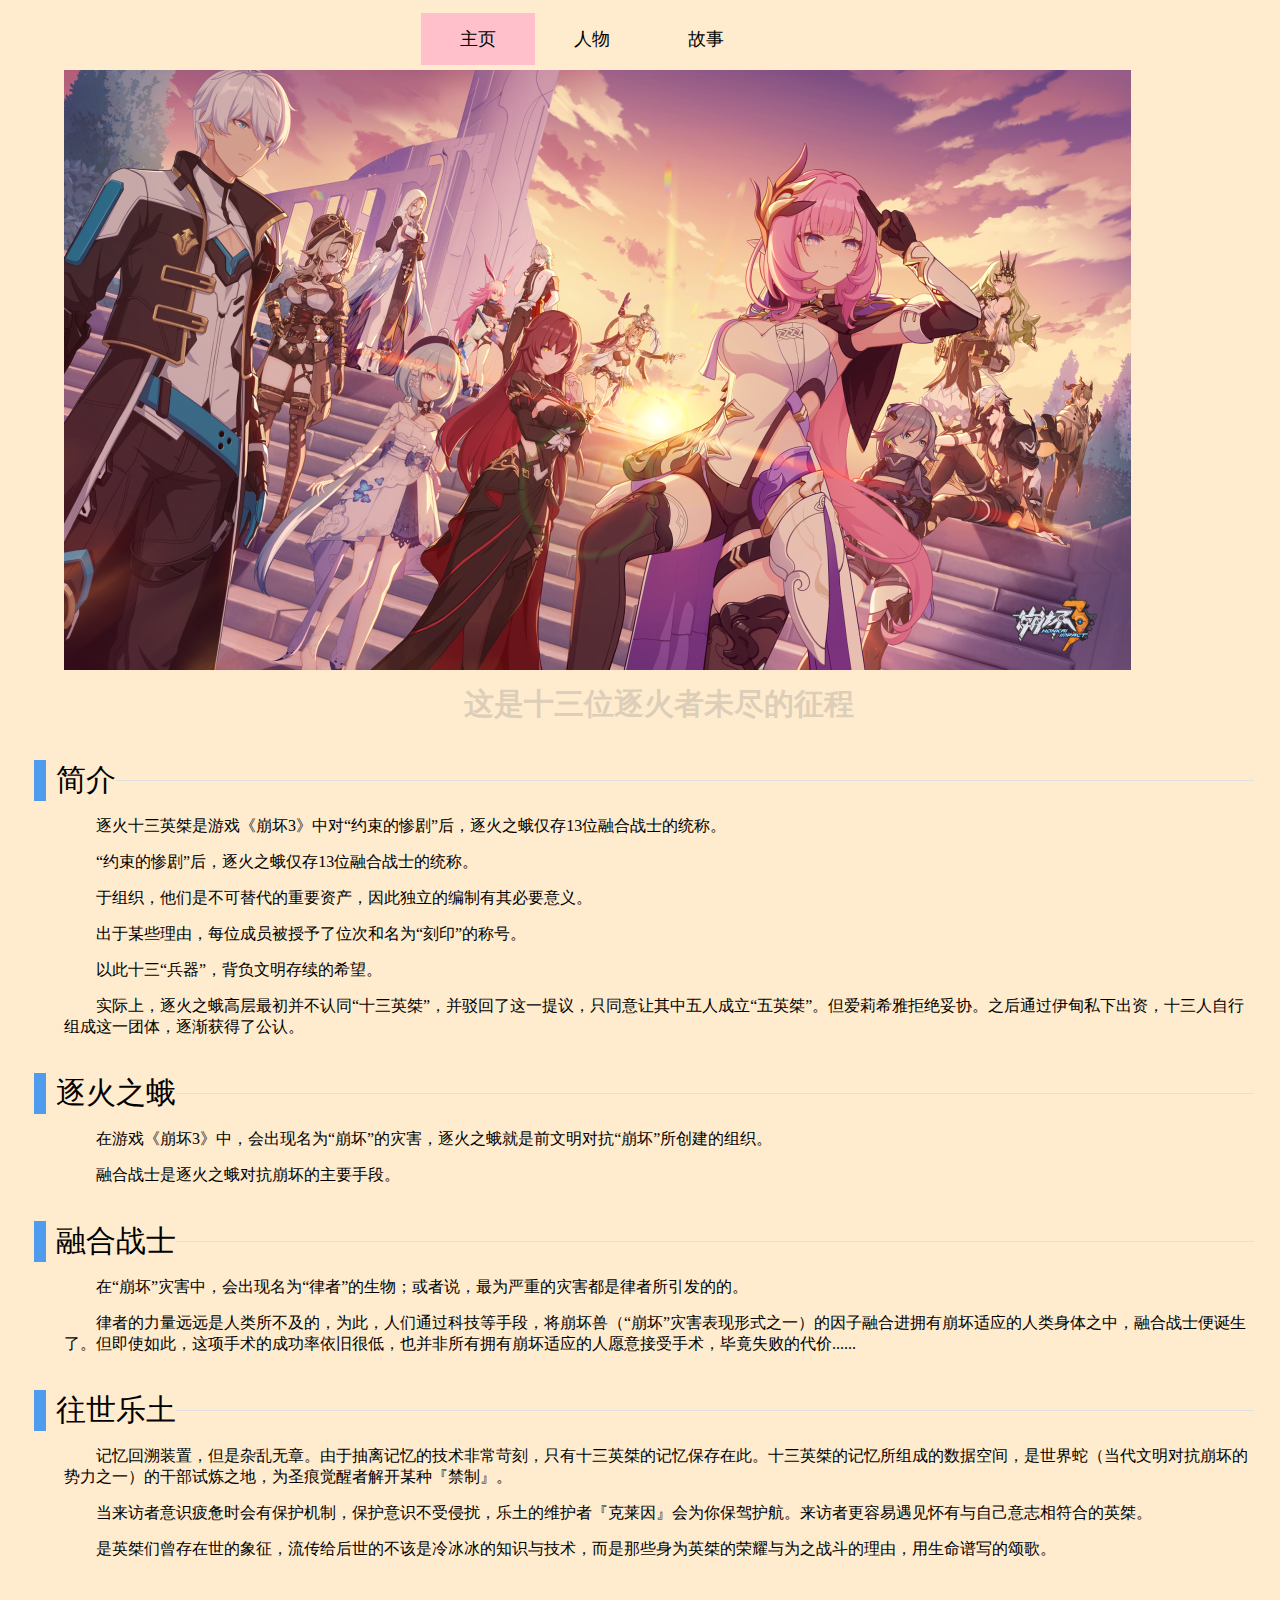
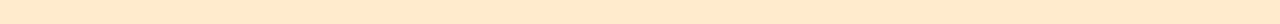
<file: index.html>
<!DOCTYPE html>
<html>
	<head>
		<meta charset="utf-8" />
		<title>逐火十三英桀</title>
		<meta name="viewport" content="width=device-width,initial-scale=1.0">
		<link rel="stylesheet" href="css/love.css">
	</head>
	<style>
	</style>
	<body>
		<div class="all">
			<div class="box">
				<div class="nva">
					<ul>
					  <li><a class="active" href="index.html">主页</a></li>
					  <li><a href="role.html">人物</a></li>
					  <li><a href="story.html">故事</a></li>
					</ul>
				</div>
					
				<div class="homepic">
					<img src="img/十三英桀.png" />
				</div>
				<div class="center">这是十三位逐火者未尽的征程</div>
				<div class="syn">
					<div style="margin-left: 10px; font-size: 30px;">简介</div>
					<div class="line"></div>
				</div>
				<div class="content"><span>逐火十三英桀是游戏《崩坏3》中对“约束的惨剧”后，逐火之蛾仅存13位融合战士的统称。</p></div>
				<div class="content"><span>“约束的惨剧”后，逐火之蛾仅存13位融合战士的统称。</span></div>
				<div class="content"><span>于组织，他们是不可替代的重要资产，因此独立的编制有其必要意义。</span></div>
				<div class="content"><span>出于某些理由，每位成员被授予了位次和名为“刻印”的称号。</span></div>
				<div class="content"><span>以此十三“兵器”，背负文明存续的希望。</span></div>
				<div class="content"><span>实际上，逐火之蛾高层最初并不认同“十三英桀”，并驳回了这一提议，只同意让其中五人成立“五英桀”。但爱莉希雅拒绝妥协。之后通过伊甸私下出资，十三人自行组成这一团体，逐渐获得了公认。</span></div>
				
				<div class="syn">
					<div style="margin-left: 10px; font-size: 30px;">逐火之蛾</div>
					<div class="line"></div>
				</div>
				<div class="content"><span>在游戏《崩坏3》中，会出现名为“崩坏”的灾害，逐火之蛾就是前文明对抗“崩坏”所创建的组织。</span></div>
				<div class="content"><span>融合战士是逐火之蛾对抗崩坏的主要手段。</span></div>
				
				<div class="syn">
					<div style="margin-left: 10px; font-size: 30px;">融合战士</div>
					<div class="line"></div>
				</div>
				<div class="content"><span>在“崩坏”灾害中，会出现名为“律者”的生物；或者说，最为严重的灾害都是律者所引发的的。</span></div>
				<div class="content"><span>律者的力量远远是人类所不及的，为此，人们通过科技等手段，将崩坏兽（“崩坏”灾害表现形式之一）的因子融合进拥有崩坏适应的人类身体之中，融合战士便诞生了。但即使如此，这项手术的成功率依旧很低，也并非所有拥有崩坏适应的人愿意接受手术，毕竟失败的代价......</span></div>
				
				<div class="syn">
					<div style="margin-left: 10px; font-size: 30px;">往世乐土</div>
					<div class="line"></div>
				</div>
				<div class="content"><span>记忆回溯装置，但是杂乱无章。由于抽离记忆的技术非常苛刻，只有十三英桀的记忆保存在此。十三英桀的记忆所组成的数据空间，是世界蛇（当代文明对抗崩坏的势力之一）的干部试炼之地，为圣痕觉醒者解开某种『禁制』。</span></div>
				<div class="content"><span>当来访者意识疲惫时会有保护机制，保护意识不受侵扰，乐土的维护者『克莱因』会为你保驾护航。来访者更容易遇见怀有与自己意志相符合的英桀。</span></div>
				<div class="content"><span>是英桀们曾存在世的象征，流传给后世的不该是冷冰冰的知识与技术，而是那些身为英桀的荣耀与为之战斗的理由，用生命谱写的颂歌。</span></div>
				
				<!-- <div class="syn">
					<div style="margin-left: 10px; font-size: 30px;">永世乐土</div>
					<div class="line"></div>
				</div>
				<div class="content"><span></span></div>
				<div class="content"><span></span></div> -->

				
				
			</div>
		</div>
		
	
	
	</body>
</html>
</file>
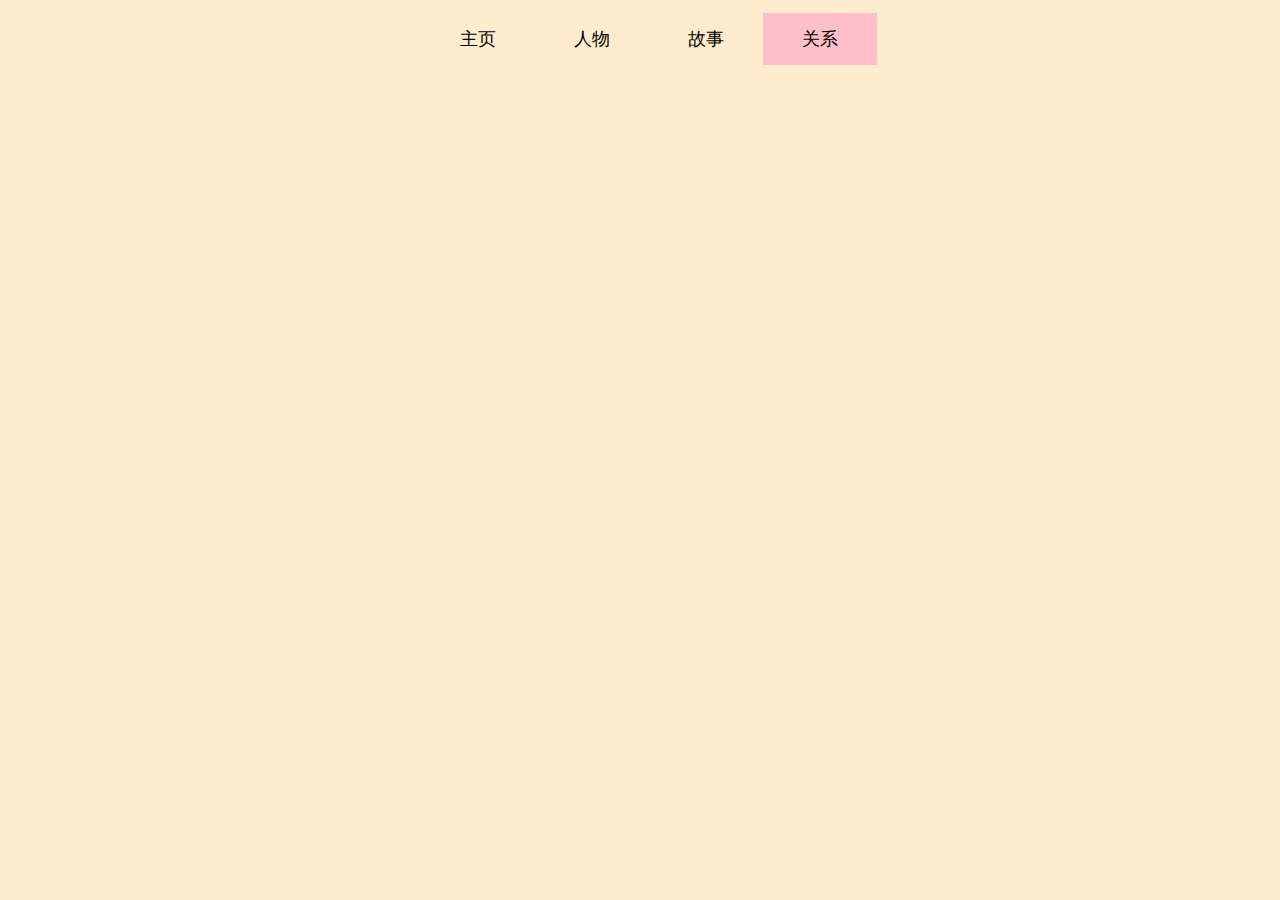
<file: ratio.html>
<!DOCTYPE html>
<html>
	<head>
		<meta charset="utf-8">
		<title>关系网络</title>
		<link rel="stylesheet" href="css/ratio.css"/>
	</head>
	<body>
		<div class="ratio">
			<div class="nva">
				<ul>
				  <li><a href="index.html">主页</a></li>
				  <li><a href="role.html">人物</a></li>
				  <li><a href="story.html">故事</a></li>
				  <li><a class="active" href="ratio.html">关系</a></li>
				</ul>
			</div>
		</div>
	
					
	</body>
</html>
</file>
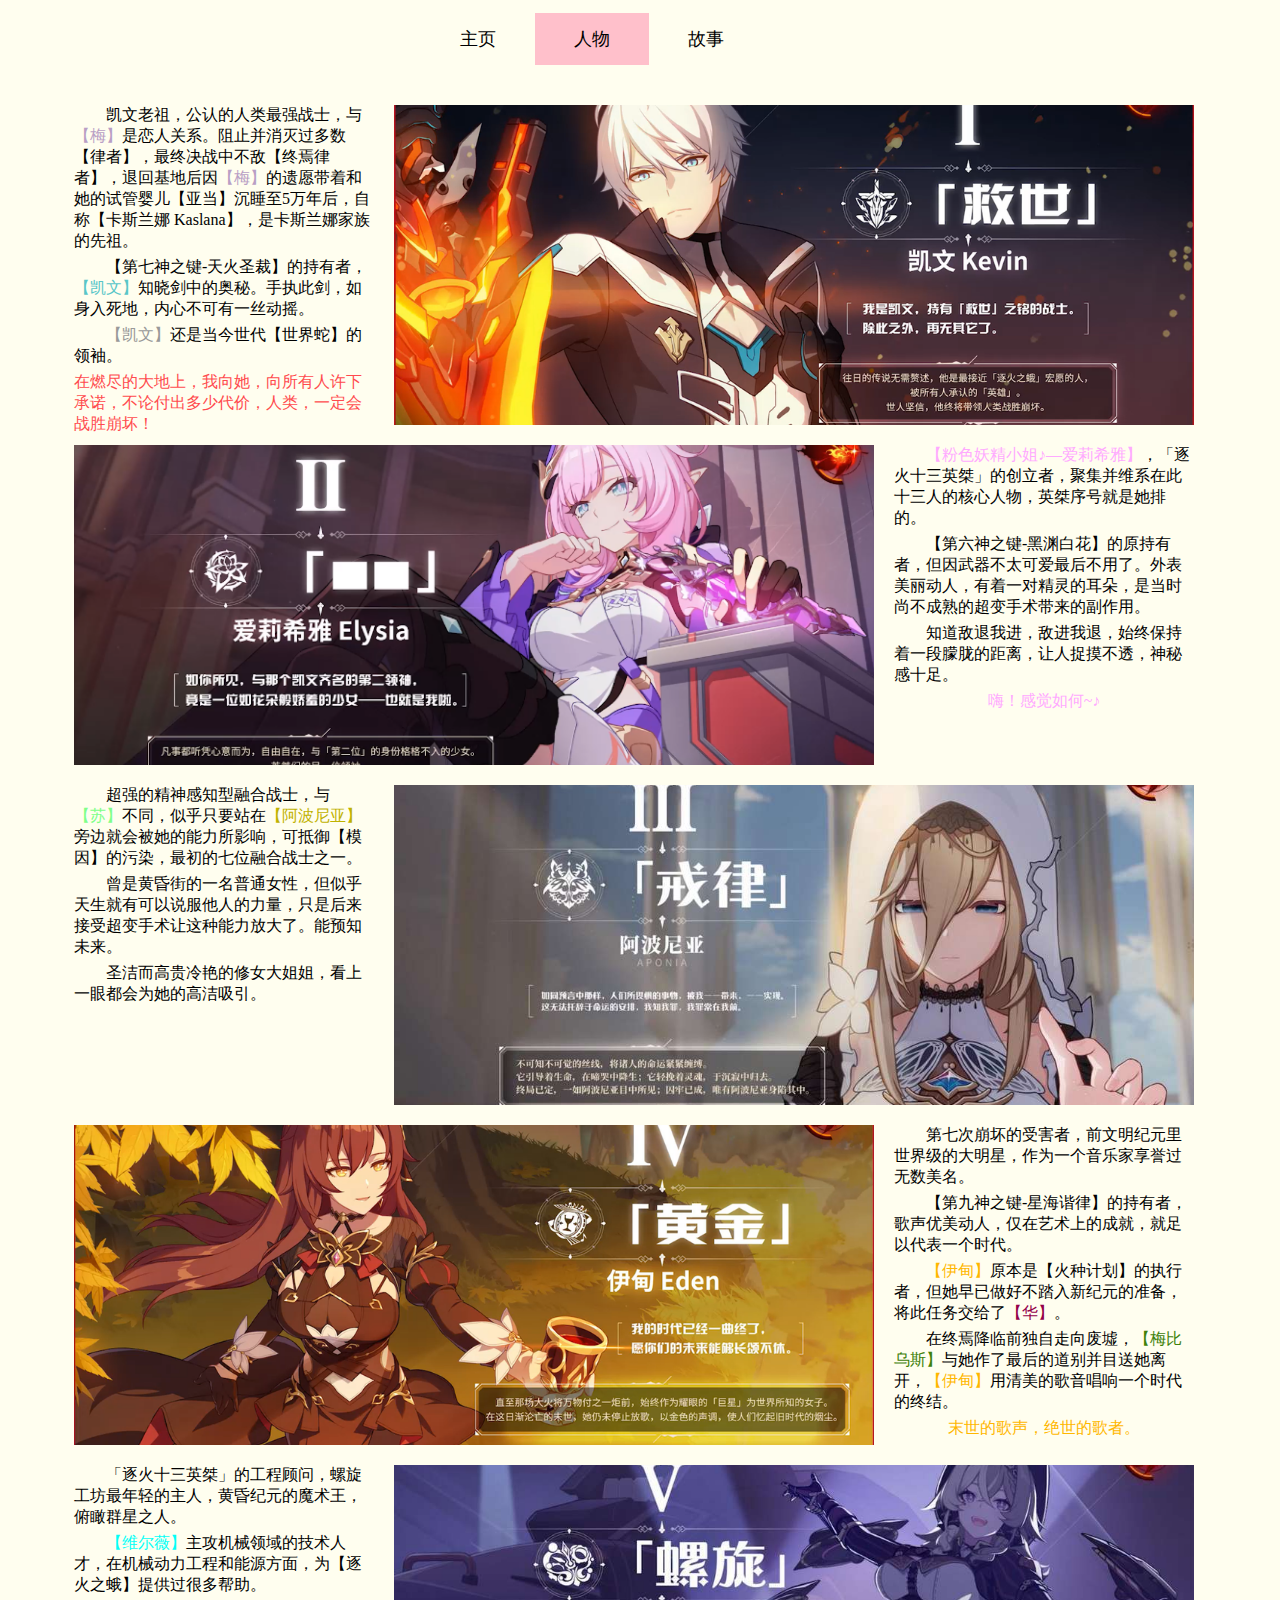
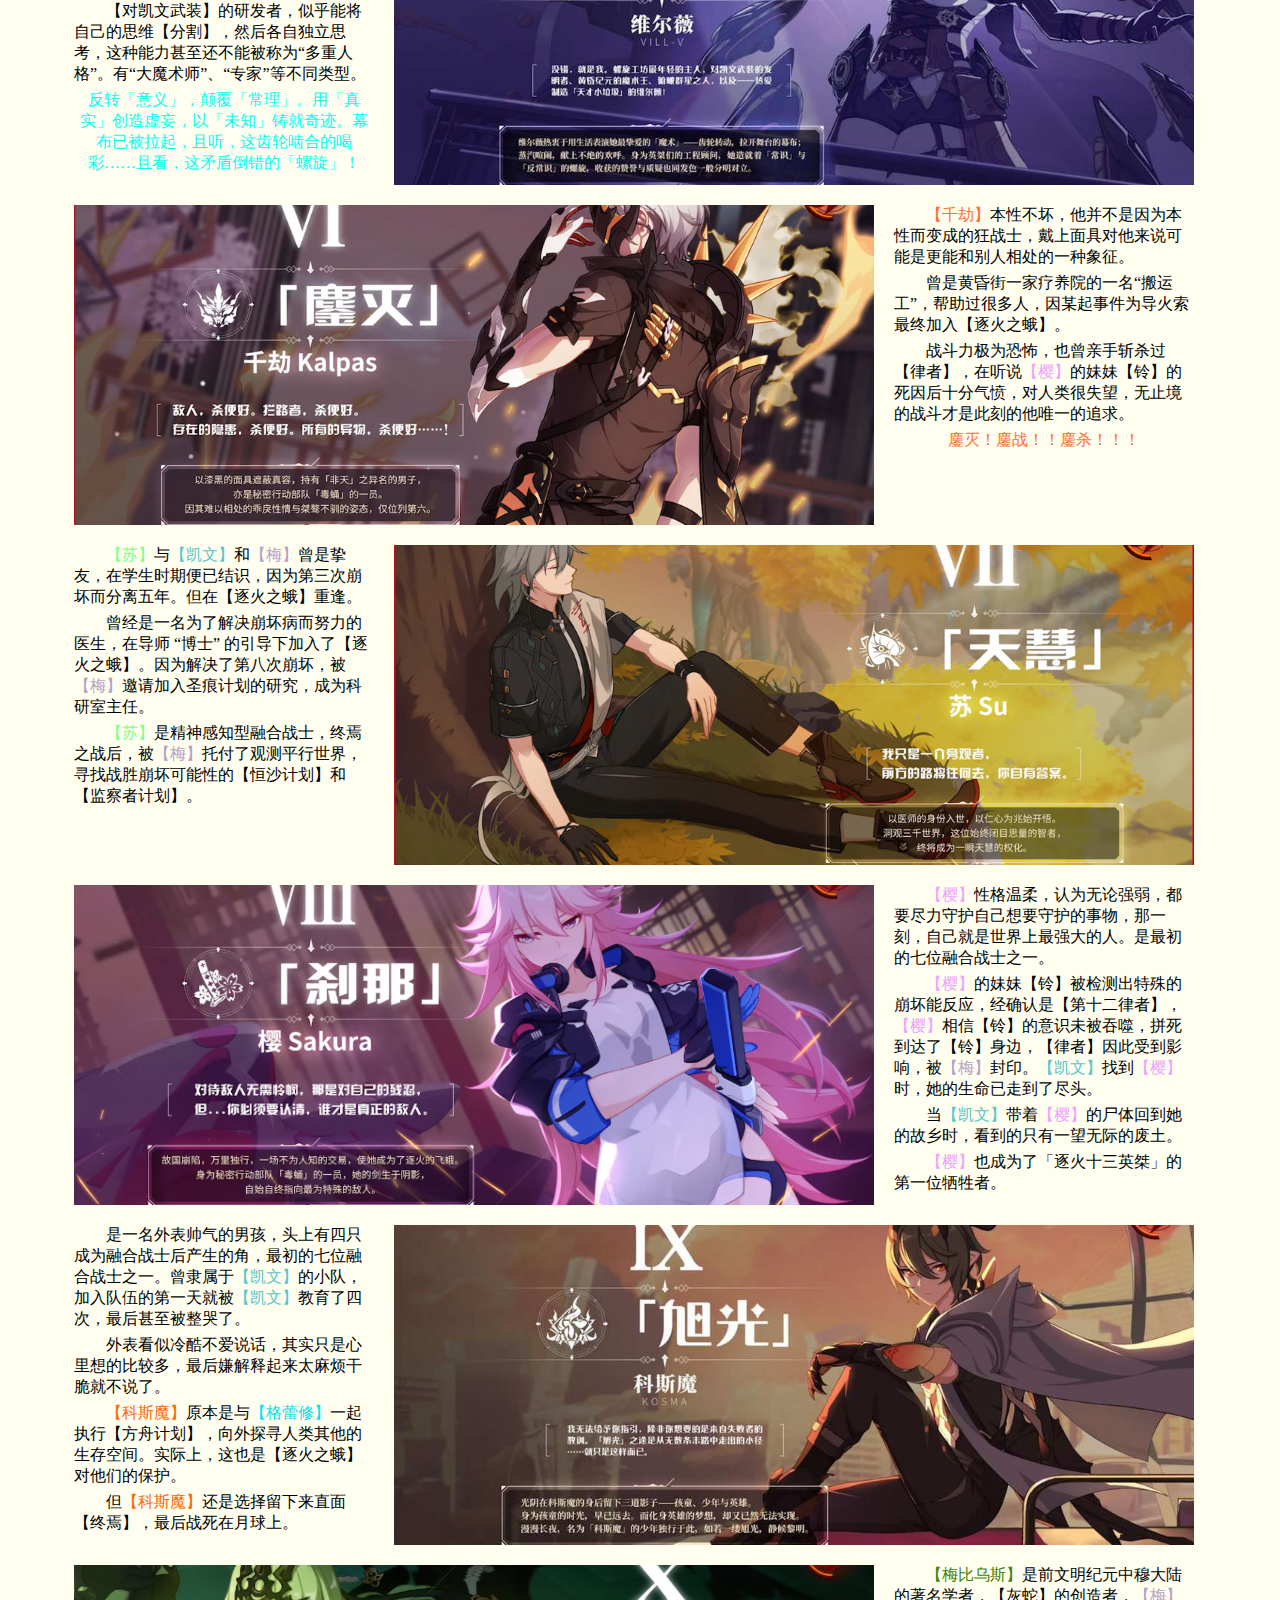
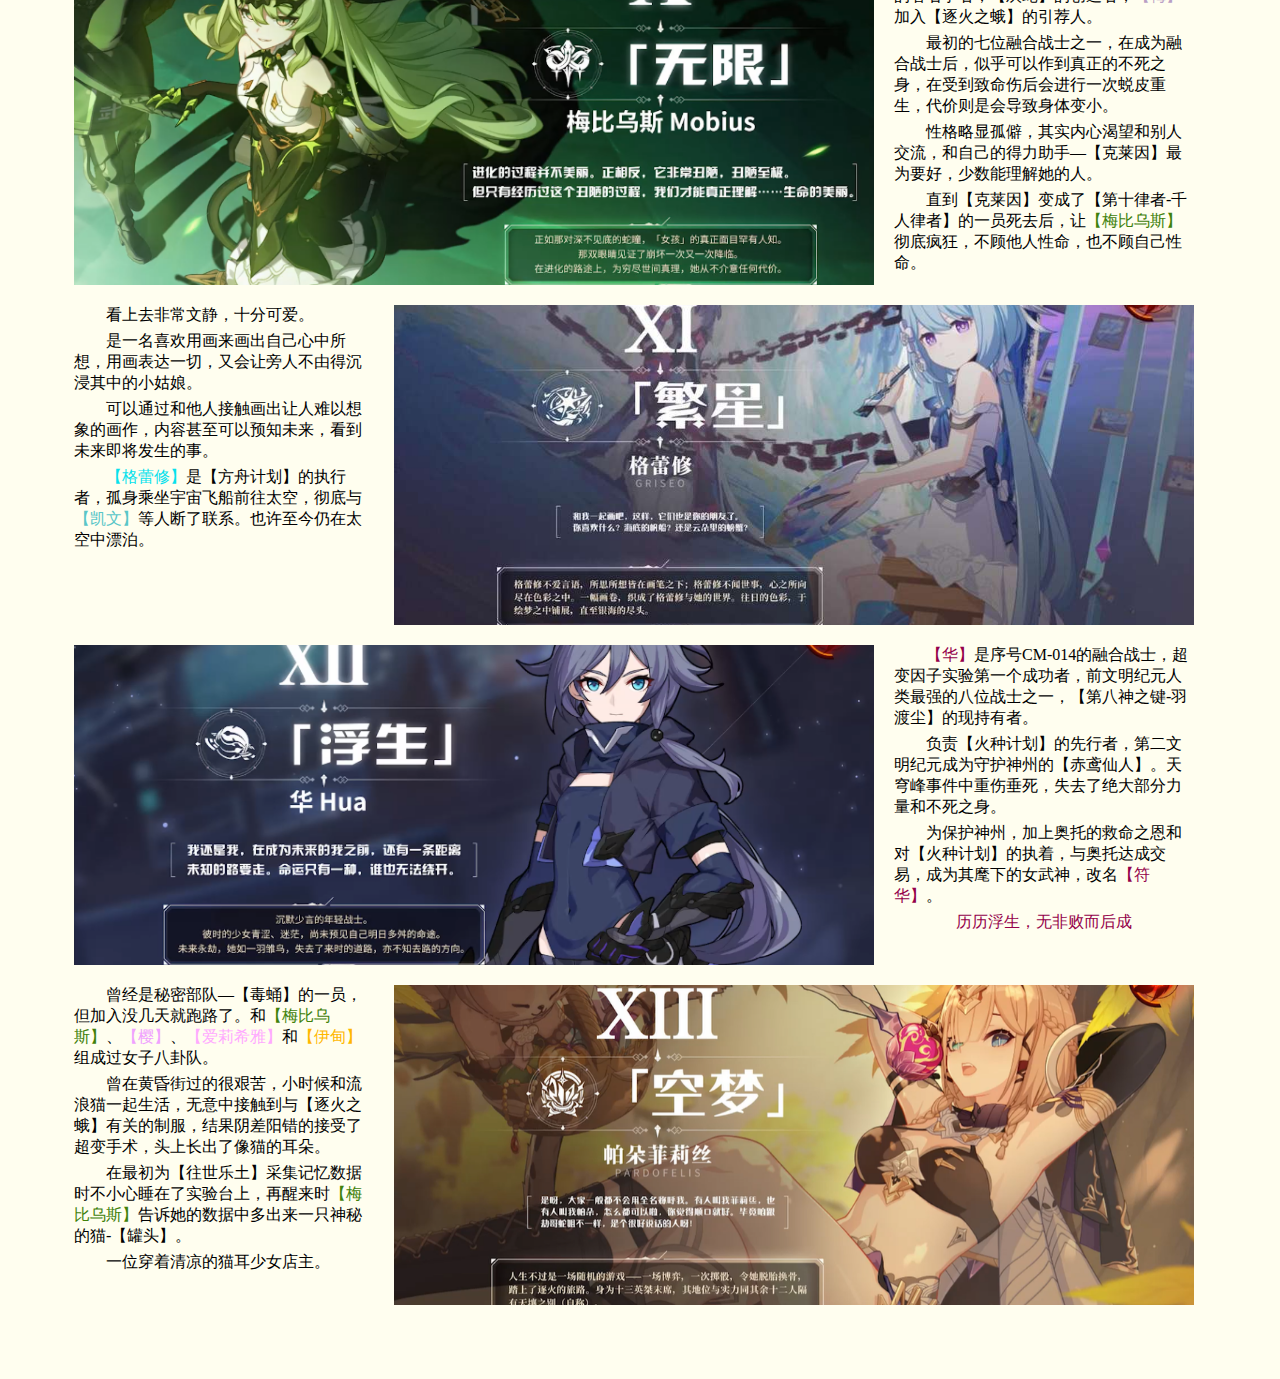
<file: role.html>
<!DOCTYPE html>
<html>
	<head>
		<meta charset="utf-8">
		<title>十三英桀</title>
		<link rel="stylesheet" href="css/role.css"/>
	</head>
	<body>
		<div class="role">
			<div class="nva">
				<ul>
					<li><a href="index.html">主页</a></li>
				    <li><a class="active" href="role.html">人物</a></li>
				    <li><a href="story.html">故事</a></li>
				</ul>
			</div>
			
			<div class="ducele" style="margin-top: 30px;">
				<div class="lefttext">
					<p id="d1">凯文老祖，公认的人类最强战士，与<span id="mei">【梅】</span>是恋人关系。阻止并消灭过多数【律者】，最终决战中不敌【终焉律者】，退回基地后因<span id="mei">【梅】</span>的遗愿带着和她的试管婴儿【亚当】沉睡至5万年后，自称【卡斯兰娜 Kaslana】，是卡斯兰娜家族的先祖。</p>	
					<p id="d1">【第七神之键-天火圣裁】的持有者，<span id="kevin">【凯文】</span>知晓剑中的奥秘。手执此剑，如身入死地，内心不可有一丝动摇。</p>
					<p id="d1"><span id="kevin1">【凯文】</span>还是当今世代【世界蛇】的领袖。</p>
					<p id="red">在燃尽的大地上，我向她，向所有人许下承诺，不论付出多少代价，人类，一定会战胜崩坏！</p>
				</div>
				<div class="rightpic"><img src="img/救世.png" onclick="Image(event)"></div>
			</div>
			
			<div class="duceri">
				<div class="leftpic"><img src="img/真我.png" onclick="Image(event)"></div>
				<div class="righttext">
					<p id="d1"><span id="elysia">【粉色妖精小姐♪—爱莉希雅】</span>，「逐火十三英桀」的创立者，聚集并维系在此十三人的核心人物，英桀序号就是她排的。</p>
					<p id="d1">【第六神之键-黑渊白花】的原持有者，但因武器不太可爱最后不用了。外表美丽动人，有着一对精灵的耳朵，是当时尚不成熟的超变手术带来的副作用。</p>
					<p id="d1"> 知道敌退我进，敌进我退，始终保持着一段朦胧的距离，让人捉摸不透，神秘感十足。</p>
					<p id="elysia">嗨！感觉如何~♪</p>
				</div>
			</div>
			
			<div class="ducele">
				<div class="lefttext">
					<p id="d1">超强的精神感知型融合战士，与<span id="su">【苏】</span>不同，似乎只要站在<span id="aponia">【阿波尼亚】</span>旁边就会被她的能力所影响，可抵御【模因】的污染，最初的七位融合战士之一。</p>
					<p id="d1">曾是黄昏街的一名普通女性，但似乎天生就有可以说服他人的力量，只是后来接受超变手术让这种能力放大了。能预知未来。</p>
					<p id="d1">圣洁而高贵冷艳的修女大姐姐，看上一眼都会为她的高洁吸引。</p>
				</div>
				<div class="rightpic"><img src="img/戒律.jpg" onclick="Image(event)"></div>
			</div>
			
			<div class="duceri">
				<div class="leftpic"><img src="img/黄金.png" onclick="Image(event)"></div>
				<div class="righttext">
					<p id="d1">第七次崩坏的受害者，前文明纪元里世界级的大明星，作为一个音乐家享誉过无数美名。</p>
					<p id="d1">【第九神之键-星海谐律】的持有者，歌声优美动人，仅在艺术上的成就，就足以代表一个时代。</p>
					<p id="d1"><span id="eden">【伊甸】</span>原本是【火种计划】的执行者，但她早已做好不踏入新纪元的准备，将此任务交给了<span id="hua">【华】</span>。</p>
					<p id="d1">在终焉降临前独自走向废墟，<span id="mobius">【梅比乌斯】</span>与她作了最后的道别并目送她离开，<span id="eden">【伊甸】</span>用清美的歌音唱响一个时代的终结。</p>
					<p id="eden">末世的歌声，绝世的歌者。</p>
				</div>
			</div>
			
			<div class="ducele">
				<div class="lefttext">
					<p id="d1">「逐火十三英桀」的工程顾问，螺旋工坊最年轻的主人，黄昏纪元的魔术王，俯瞰群星之人。</p>
					<p id="d1"><span id="villv">【维尔薇】</span>主攻机械领域的技术人才，在机械动力工程和能源方面，为【逐火之蛾】提供过很多帮助。</p>
					<p id="d1">【对凯文武装】的研发者，似乎能将自己的思维【分割】，然后各自独立思考，这种能力甚至还不能被称为“多重人格”。有“大魔术师”、“专家”等不同类型。</p>
					<p id="villv">反转「意义」，颠覆「常理」。用「真实」创造虚妄，以「未知」铸就奇迹。幕布已被拉起，且听，这齿轮啮合的喝彩……且看，这矛盾倒错的「螺旋」！</p>
					<p id="d1"></p>
				</div>
				<div class="rightpic"><img src="img/螺旋.jpg" onclick="Image(event)"></div>
			</div>
			
			<div class="duceri">
				<div class="leftpic"><img src="img/鏖灭.png" onclick="Image(event)"></div>
				<div class="righttext">
					<p id="d1"><span id="kalpas">【千劫】</span>本性不坏，他并不是因为本性而变成的狂战士，戴上面具对他来说可能是更能和别人相处的一种象征。</p>
					<p id="d1">曾是黄昏街一家疗养院的一名“搬运工”，帮助过很多人，因某起事件为导火索最终加入【逐火之蛾】。</p>
					<p id="d1">战斗力极为恐怖，也曾亲手斩杀过【律者】，在听说<span id="sakura">【樱】</span>的妹妹【铃】的死因后十分气愤，对人类很失望，无止境的战斗才是此刻的他唯一的追求。</p>
					<p id="kalpas">鏖灭！鏖战！！鏖杀！！！</p>
					<p id="d1"></p>
				</div>
			</div>
			
			<div class="ducele">
				<div class="lefttext">
					<p id="d1"><span id="su">【苏】</span>与<span id="kevin">【凯文】</span>和<span id="mei">【梅】</span>曾是挚友，在学生时期便已结识，因为第三次崩坏而分离五年。但在【逐火之蛾】重逢。</p>
					<p id="d1">曾经是一名为了解决崩坏病而努力的医生，在导师 “博士” 的引导下加入了【逐火之蛾】。因为解决了第八次崩坏，被<span id="mei">【梅】</span>邀请加入圣痕计划的研究，成为科研室主任。</p>
					<p id="d1"><span id="su">【苏】</span>是精神感知型融合战士，终焉之战后，被<span id="mei">【梅】</span>托付了观测平行世界，寻找战胜崩坏可能性的【恒沙计划】和【监察者计划】。</p>
					<p id="d1"></p>
					<p id="d1"></p>
				</div>
				<div class="rightpic"><img src="img/天慧.png" onclick="Image(event)"></div>
			</div>
			
			<div class="duceri">
				<div class="leftpic"><img src="img/刹那.png" onclick="Image(event)"></div>
				<div class="righttext">
				<p id="d1"><span id="sakura">【樱】</span>性格温柔，认为无论强弱，都要尽力守护自己想要守护的事物，那一刻，自己就是世界上最强大的人。是最初的七位融合战士之一。</p>
				<p id="d1"><span id="sakura">【樱】</span>的妹妹【铃】被检测出特殊的崩坏能反应，经确认是【第十二律者】，<span id="sakura">【樱】</span>相信【铃】的意识未被吞噬，拼死到达了【铃】身边，【律者】因此受到影响，被<span id="mei">【梅】</span>封印。<span id="kevin">【凯文】</span>找到<span id="sakura">【樱】</span>时，她的生命已走到了尽头。</p>
				<p id="d1">当<span id="kevin">【凯文】</span>带着<span id="sakura">【樱】</span>的尸体回到她的故乡时，看到的只有一望无际的废土。</p>
				<p id="d1"><span id="sakura">【樱】</span>也成为了「逐火十三英桀」的第一位牺牲者。</p>
				</div>
			</div>
			
			<div class="ducele">
				<div class="lefttext">
				<p id="d1">是一名外表帅气的男孩，头上有四只成为融合战士后产生的角，最初的七位融合战士之一。曾隶属于<span id="kevin">【凯文】</span>的小队，加入队伍的第一天就被<span id="kevin">【凯文】</span>教育了四次，最后甚至被整哭了。</p>
				<p id="d1">外表看似冷酷不爱说话，其实只是心里想的比较多，最后嫌解释起来太麻烦干脆就不说了。</p>
				<p id="d1"><span id="kosma">【科斯魔】</span>原本是与<span id="griseo">【格蕾修】</span>一起执行【方舟计划】，向外探寻人类其他的生存空间。实际上，这也是【逐火之蛾】对他们的保护。</p>
				<p id="d1">但<span id="kosma">【科斯魔】</span>还是选择留下来直面【终焉】，最后战死在月球上。</p>
				<p id="d1"></p>
				</div>
				<div class="rightpic"><img  src="img/旭光.jpg" onclick="Image(event)"></div>
			</div>
			
			<div class="duceri">
				<div class="leftpic"><img src="img/无限.png" onclick="Image(event)"></div>
				<div class="righttext">
					<p id="d1"><span id="mobius">【梅比乌斯】</span>是前文明纪元中穆大陆的著名学者，【灰蛇】的创造者，<span id="mei">【梅】</span>加入【逐火之蛾】的引荐人。</p>
					<p id="d1">最初的七位融合战士之一，在成为融合战士后，似乎可以作到真正的不死之身，在受到致命伤后会进行一次蜕皮重生，代价则是会导致身体变小。</p>
					<p id="d1">性格略显孤僻，其实内心渴望和别人交流，和自己的得力助手—【克莱因】最为要好，少数能理解她的人。</p>
					<p id="d1">直到【克莱因】变成了【第十律者-千人律者】的一员死去后，让<span id="mobius">【梅比乌斯】</span>彻底疯狂，不顾他人性命，也不顾自己性命。</p>
					<p id="d1"></p>
				</div>
			</div>
			
			<div class="ducele">
				<div class="lefttext">
					<p id="d1">看上去非常文静，十分可爱。</p>
					<p id="d1">是一名喜欢用画来画出自己心中所想，用画表达一切，又会让旁人不由得沉浸其中的小姑娘。</p>
					<p id="d1">可以通过和他人接触画出让人难以想象的画作，内容甚至可以预知未来，看到未来即将发生的事。</p>
					<p id="d1"><span id="griseo">【格蕾修】</span>是【方舟计划】的执行者，孤身乘坐宇宙飞船前往太空，彻底与<span id="kevin">【凯文】</span>等人断了联系。也许至今仍在太空中漂泊。</p>
					<p id="d1"></p>
				</div>
				<div class="rightpic"><img src="img/繁星.jpg" onclick="Image(event)"></div>
			</div>
			
			<div class="duceri">
				<div class="leftpic"><img src="img/浮生.png" onclick="Image(event)"></div>
				<div class="righttext">
					<p id="d1"><span id="hua">【华】</span>是序号CM-014的融合战士，超变因子实验第一个成功者，前文明纪元人类最强的八位战士之一，【第八神之键-羽渡尘】的现持有者。</p>
					<p id="d1">负责【火种计划】的先行者，第二文明纪元成为守护神州的【赤鸢仙人】。天穹峰事件中重伤垂死，失去了绝大部分力量和不死之身。</p>
					<p id="d1">为保护神州，加上奥托的救命之恩和对【火种计划】的执着，与奥托达成交易，成为其麾下的女武神，改名<span id="hua">【符华】</span>。</p>
					<p id="hua">历历浮生，无非败而后成</p>
				</div>
			</div>
			
			<div class="ducele">
				<div class="lefttext">
					<p id="d1">曾经是秘密部队—【毒蛹】的一员，但加入没几天就跑路了。和<span id="mobius">【梅比乌斯】</span>、<span id="sakura">【樱】</span>、<span id="elysia">【爱莉希雅】</span>和<span id="eden">【伊甸】</span>组成过女子八卦队。</p>
					<p id="d1">曾在黄昏街过的很艰苦，小时候和流浪猫一起生活，无意中接触到与【逐火之蛾】有关的制服，结果阴差阳错的接受了超变手术，头上长出了像猫的耳朵。</p>
					<p id="d1">在最初为【往世乐土】采集记忆数据时不小心睡在了实验台上，再醒来时<span id="mobius">【梅比乌斯】</span>告诉她的数据中多出来一只神秘的猫-【罐头】。</p>
					<p id="d1">一位穿着清凉的猫耳少女店主。</p>
					<p id="d1"></p>
				</div>
				<div class="rightpic"><img src="img/空梦.png" onclick="Image(event)"></div>
			</div>
		<!-- 	<div id="modal" class="modal" onclick="closeModal()">
			        <span class="close" onclick="closeModal()">&times;</span>
			        <img class="modal-content" id="modalImage">
			</div> -->
			
			
		</div>
	</body>
	<script>
		
		 function Image(e) {
		    showImagePreview(e.target.src)
		  }
		  // 遮罩层对象
		  let div = null
		  // 图片对象
		  let img = null
		  // 缩放倍数
		  let scale = 1
		  // 记录初始点击时间
		  let startTime = 0
		  // 区分是否为点击
		  let isClick = true
		  // 图片放大函数
		  function showImagePreview(url) {
		    // 创建遮罩
		    div = document.createElement("div")
		    div.style.position = "fixed";
		    div.style.top = "10px";
		    div.style.bottom = "10px";
		    div.style.left = "10px";
		    div.style.right = "10px";
		    div.style.backgroundColor = "rgba(0,0,0,0.8)";
		    div.style.display = "flex";
		    div.style.zIndex = "1000";
		    // 遮罩层鼠标滚轮事件
		    div.onwheel = (e) => zoom(e)
		    // 记录点击初始时间
		    div.onmousedown = (e) => startTime = e.timeStamp
		    // 遮罩层鼠标抬起，主要记录时间差是否大于200ms
		    div.onmouseup = (e) => divMouseUp(e)
		    // click最后触发，根据时间差的结果判断是否要触发
		    div.onclick = () => {
		      if (isClick) {
		        document.body.removeChild(div)
		      }
		    };
		    // 创建图片
		    img = document.createElement("img")
		    img.src = url
		    img.style.position = "relative"
		    img.style.transform = `scale(${scale})`
		    // 图片移动操作
		    img.onmousedown = (e) => imgMouseDown(e)
		    img.onmouseup = (e) => imgMouseUP(e)
		    div.appendChild(img)
		    document.body.appendChild(div)
		  }
		  // 图片缩放操作函数
		  function zoom(wheelEvent) {
		    wheelEvent.preventDefault()
		    if (wheelEvent.deltaY > 0) {
		      scale = scale * 0.9
		    } else {
		      scale = scale * 1.1
		    }
		    img.style.transform = `scale(${scale})`
		  }
		  
		  function imgMouseDown(downEvent) {
		    downEvent.preventDefault()
		    const rect = window.getComputedStyle(img, null)
		    let leftNum = parseInt(rect.getPropertyValue("left"))
		    let topNum = parseInt(rect.top)
		    div.onmousemove = (moveEvent) => {
		      img.style.top = moveEvent.clientY - downEvent.clientY + topNum + "px";
		      img.style.left = moveEvent.clientX - downEvent.clientX + leftNum + "px";
		    }
		  }
		  // 便于理解单独抽离
		  function imgMouseUP(e) {
		    div.onmousemove = null
		  }
		
		  function divMouseUp(e) {
		    if (e.timeStamp - startTime > 200) {
		      isClick = false
		    } else {
		      isClick = true
		    }
		  }
		  
		  
	</script>
</html>
</file>
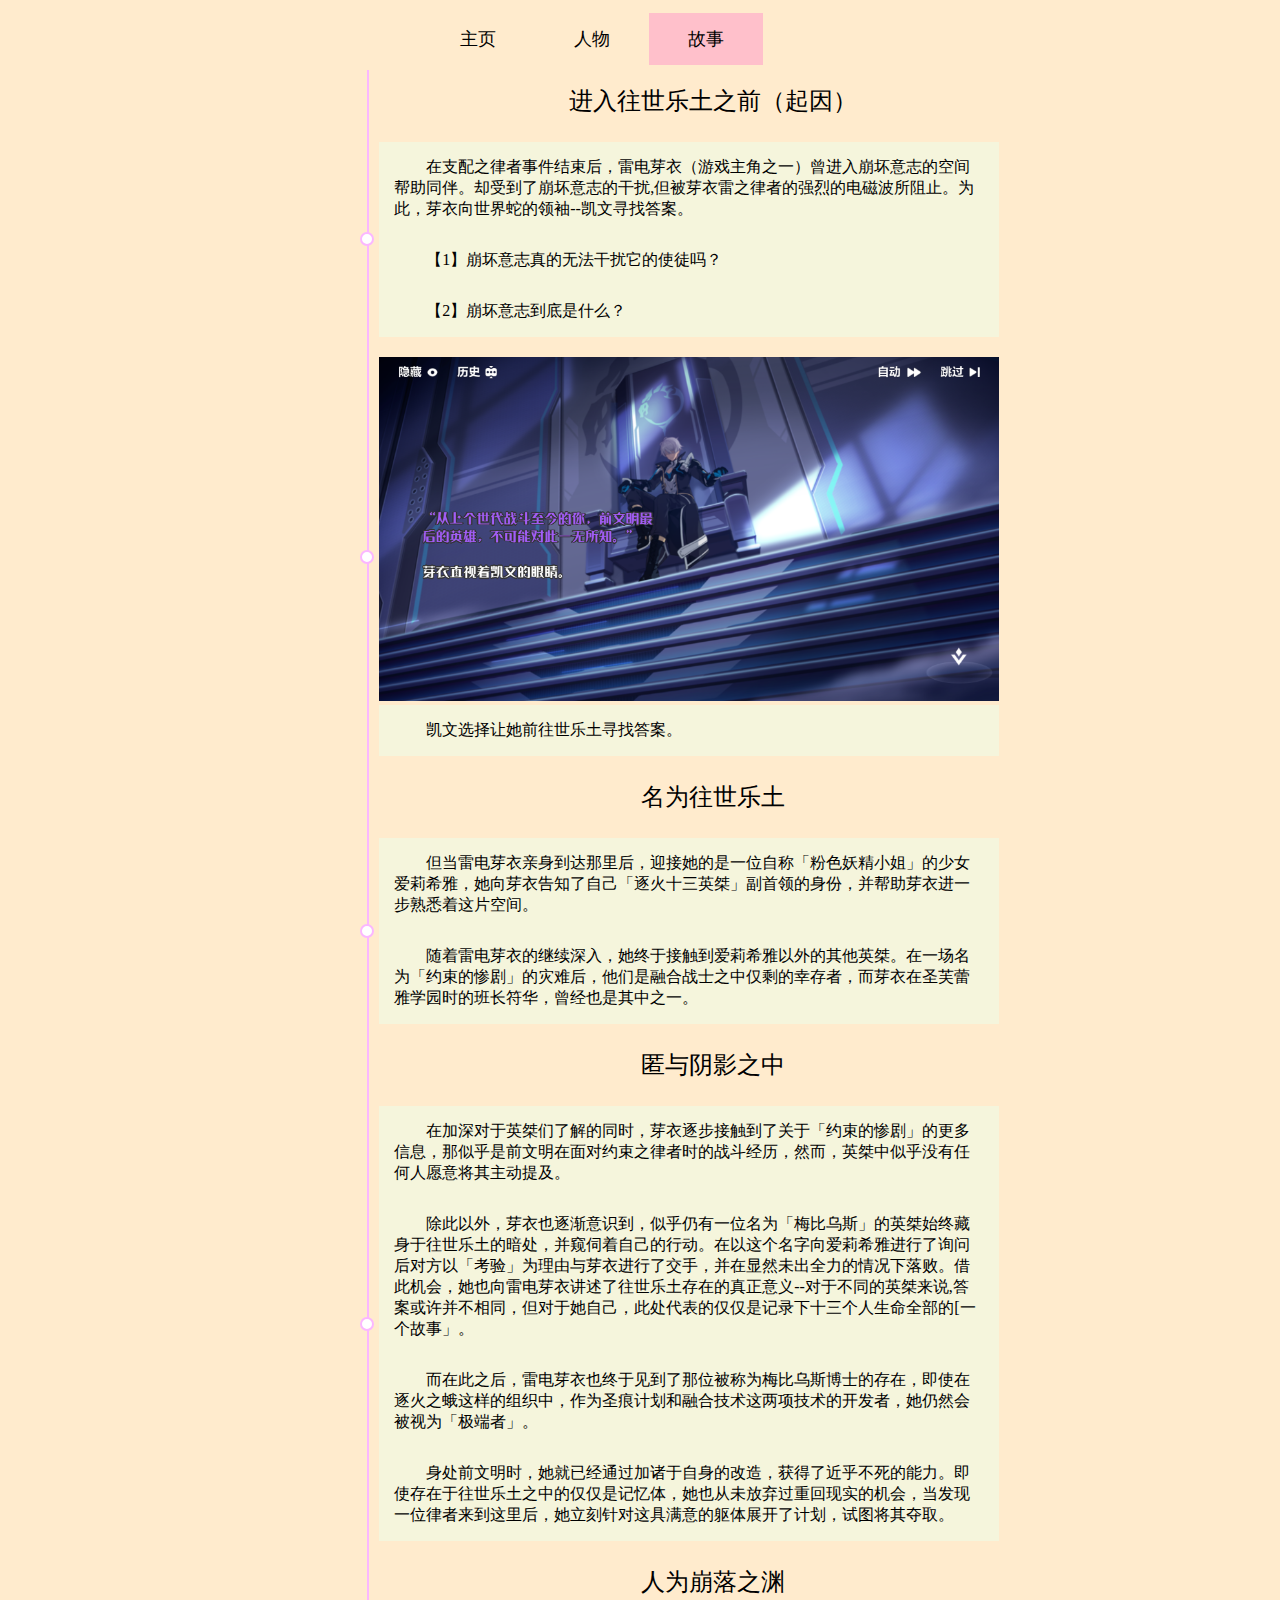
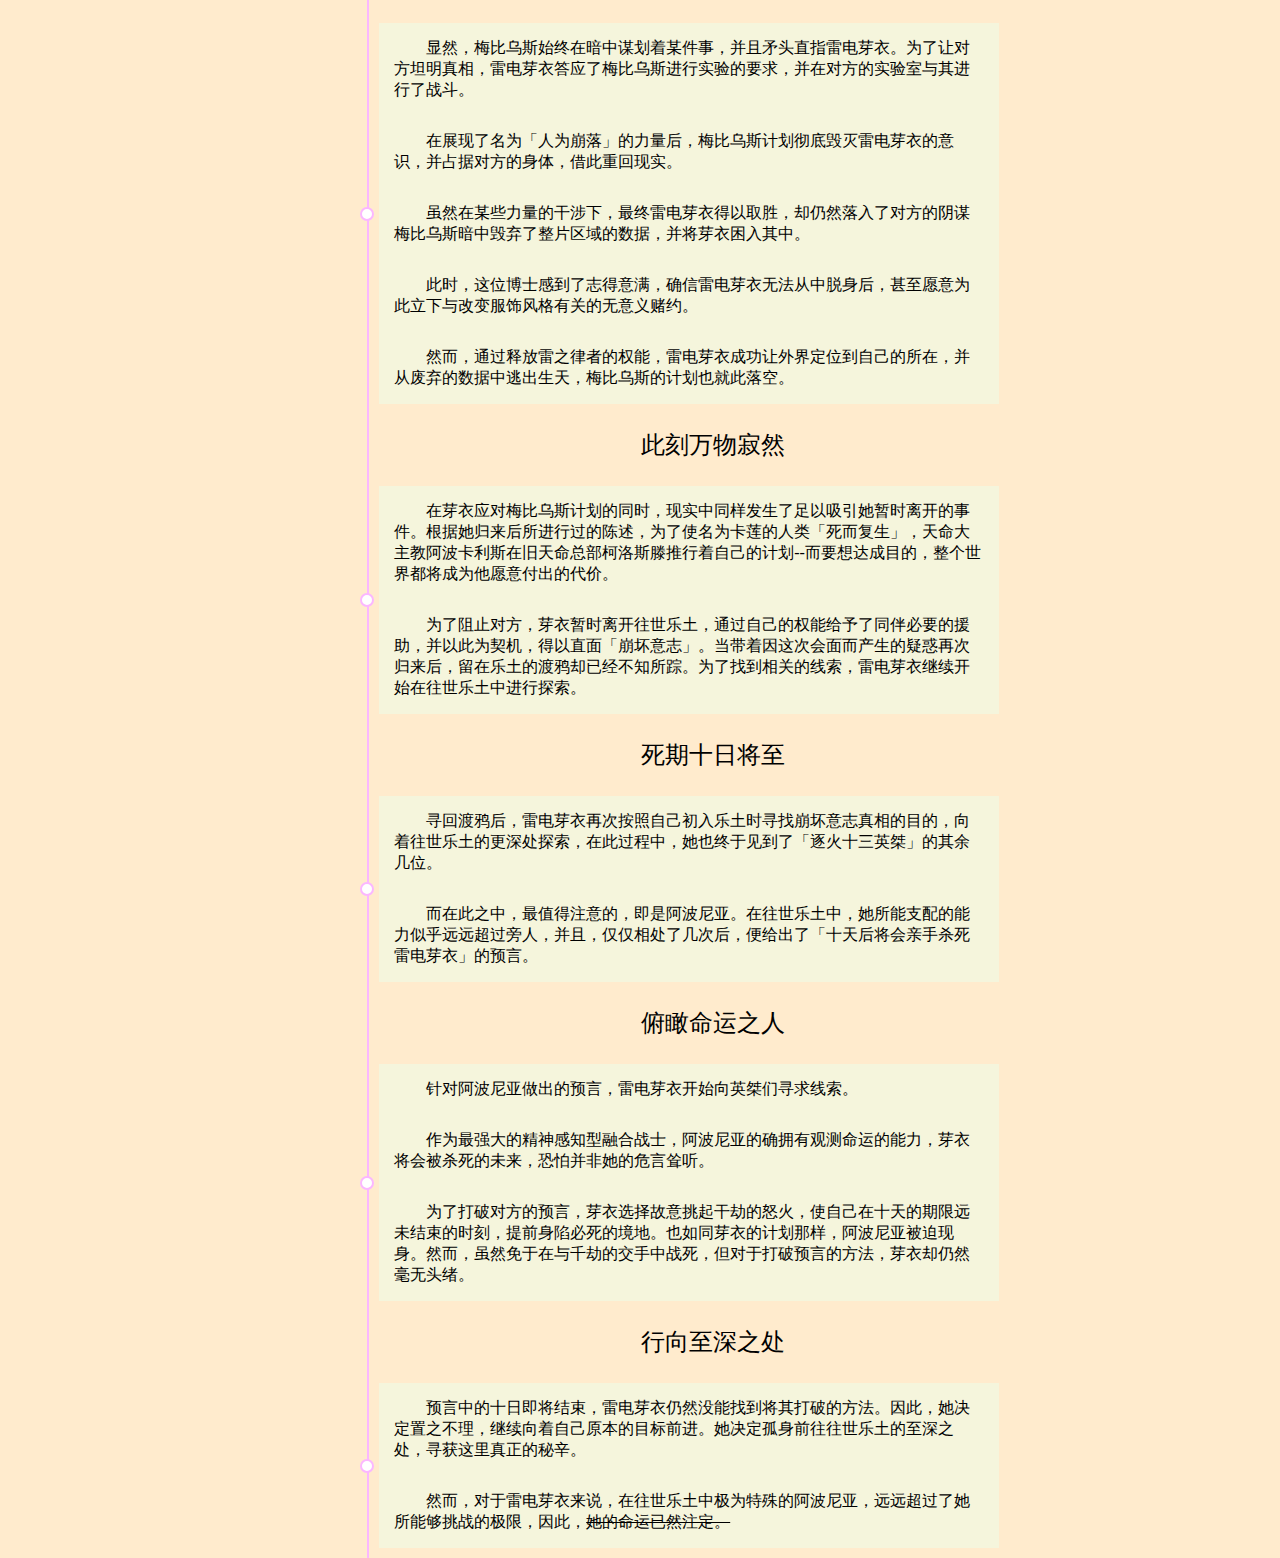
<file: story.html>
<!DOCTYPE html>
<html>
	<head>
		<meta charset="utf-8">
		<title>故事</title>
		<link rel="stylesheet" href="css/story.css"/>
	</head>
	<body>
		<div class="story">
			<div class="nva">
				<ul>
				  <li><a href="index.html">主页</a></li>
				  <li><a href="role.html">人物</a></li>
				  <li><a class="active" href="story.html">故事</a></li>
				</ul>				
			</div>
			
			<div class="time-axis">
				<div class="left">
					<p class="con">进入往世乐土之前（起因）</p>
				</div>
				<div class="right">
					<span class="dot"></span>
					<div class="box1">
						<p class="con">在支配之律者事件结束后，雷电芽衣（游戏主角之一）曾进入崩坏意志的空间帮助同伴。却受到了崩坏意志的干扰,但被芽衣雷之律者的强烈的电磁波所阻止。为此，芽衣向世界蛇的领袖--凯文寻找答案。</p>
						<p class="con">【1】崩坏意志真的无法干扰它的使徒吗？</p>
						<p class="con">【2】崩坏意志到底是什么？</p>
					</div>
				
				</div>
				
				<div class="right">
					<span class="dot"></span>
					<div class="box1">
						<div class="boxpic"><img src="img/寻求答案.png" onclick="Image(event)"/></div>
						<p class="con">凯文选择让她前往世乐土寻找答案。</p>
					</div>
				</div>
				
				<div class="left">
					<p class="con">名为往世乐土</p>
				</div>
				
				<div class="right">
					<div class="box1">
						<span class="dot"></span>
						<p class="con">但当雷电芽衣亲身到达那里后，迎接她的是一位自称「粉色妖精小姐」的少女爱莉希雅，她向芽衣告知了自己「逐火十三英桀」副首领的身份，并帮助芽衣进一步熟悉着这片空间。</p>
						<p class="con">随着雷电芽衣的继续深入，她终于接触到爱莉希雅以外的其他英桀。在一场名为「约束的惨剧」的灾难后，他们是融合战士之中仅剩的幸存者，而芽衣在圣芙蕾雅学园时的班长符华，曾经也是其中之一。</p>
					</div>
					
				</div>
			
				
				<div class="left">
					<p class="con">匿与阴影之中</p>
				</div>
				
				<div class="right">
					<div class="box1">
						<span class="dot"></span>
						<p class="con">在加深对于英桀们了解的同时，芽衣逐步接触到了关于「约束的惨剧」的更多信息，那似乎是前文明在面对约束之律者时的战斗经历，然而，英桀中似乎没有任何人愿意将其主动提及。</p>
						<p class="con">除此以外，芽衣也逐渐意识到，似乎仍有一位名为「梅比乌斯」的英桀始终藏身于往世乐土的暗处，并窥伺着自己的行动。在以这个名字向爱莉希雅进行了询问后对方以「考验」为理由与芽衣进行了交手，并在显然未出全力的情况下落败。借此机会，她也向雷电芽衣讲述了往世乐土存在的真正意义--对于不同的英桀来说,答案或许并不相同，但对于她自己，此处代表的仅仅是记录下十三个人生命全部的[一个故事」。</p>
						<p class="con">而在此之后，雷电芽衣也终于见到了那位被称为梅比乌斯博士的存在，即使在逐火之蛾这样的组织中，作为圣痕计划和融合技术这两项技术的开发者，她仍然会被视为「极端者」。</p>
						<p class="con">身处前文明时，她就已经通过加诸于自身的改造，获得了近乎不死的能力。即使存在于往世乐土之中的仅仅是记忆体，她也从未放弃过重回现实的机会，当发现一位律者来到这里后，她立刻针对这具满意的躯体展开了计划，试图将其夺取。</p>
					</div>
				</div>
				
				
				<div class="left">
					<p class="con">人为崩落之渊</p>
				</div>
				
				
				<div class="right">
					<span class="dot"></span>
						<div class="box1">
							<p class="con">显然，梅比乌斯始终在暗中谋划着某件事，并且矛头直指雷电芽衣。为了让对方坦明真相，雷电芽衣答应了梅比乌斯进行实验的要求，并在对方的实验室与其进行了战斗。</p>
							<p class="con">在展现了名为「人为崩落」的力量后，梅比乌斯计划彻底毁灭雷电芽衣的意识，并占据对方的身体，借此重回现实。</p>
							<p class="con">虽然在某些力量的干涉下，最终雷电芽衣得以取胜，却仍然落入了对方的阴谋梅比乌斯暗中毁弃了整片区域的数据，并将芽衣困入其中。</p>
							<p class="con">此时，这位博士感到了志得意满，确信雷电芽衣无法从中脱身后，甚至愿意为此立下与改变服饰风格有关的无意义赌约。</p>
							<p class="con">然而，通过释放雷之律者的权能，雷电芽衣成功让外界定位到自己的所在，并从废弃的数据中逃出生天，梅比乌斯的计划也就此落空。</p>
						
					</div>
				</div>
				
				<div class="left">
					<p class="con">此刻万物寂然</p>
				</div>
				
				
				<div class="right">
					<span class="dot"></span>
						<div class="box1">
							<p class="con">在芽衣应对梅比乌斯计划的同时，现实中同样发生了足以吸引她暂时离开的事件。根据她归来后所进行过的陈述，为了使名为卡莲的人类「死而复生」，天命大主教阿波卡利斯在旧天命总部柯洛斯滕推行着自己的计划--而要想达成目的，整个世界都将成为他愿意付出的代价。</p>
							<p class="con">为了阻止对方，芽衣暂时离开往世乐土，通过自己的权能给予了同伴必要的援助，并以此为契机，得以直面「崩坏意志」。当带着因这次会面而产生的疑惑再次归来后，留在乐土的渡鸦却已经不知所踪。为了找到相关的线索，雷电芽衣继续开始在往世乐土中进行探索。</p>
					</div>
				</div>
				
				<div class="left">
					<p class="con">死期十日将至</p>
				</div>
				
				<div class="right">
					<span class="dot"></span>
						<div class="box1">
							<p class="con">寻回渡鸦后，雷电芽衣再次按照自己初入乐土时寻找崩坏意志真相的目的，向着往世乐土的更深处探索，在此过程中，她也终于见到了「逐火十三英桀」的其余几位。</p>
							<p class="con">而在此之中，最值得注意的，即是阿波尼亚。在往世乐土中，她所能支配的能力似乎远远超过旁人，并且，仅仅相处了几次后，便给出了「十天后将会亲手杀死雷电芽衣」的预言。</p>
					</div>
				</div>
				
				<div class="left">
					<p class="con">俯瞰命运之人</p>
				</div>
				
				<div class="right">
					<span class="dot"></span>
						<div class="box1">
							<p class="con">针对阿波尼亚做出的预言，雷电芽衣开始向英桀们寻求线索。</p>
							<p class="con">作为最强大的精神感知型融合战士，阿波尼亚的确拥有观测命运的能力，芽衣将会被杀死的未来，恐怕并非她的危言耸听。</p>
							<p class="con">为了打破对方的预言，芽衣选择故意挑起干劫的怒火，使自己在十天的期限远未结束的时刻，提前身陷必死的境地。也如同芽衣的计划那样，阿波尼亚被迫现身。然而，虽然免于在与千劫的交手中战死，但对于打破预言的方法，芽衣却仍然毫无头绪。</p>
					</div>
				</div>
				
				<div class="left">
					<p class="con">行向至深之处</p>
				</div>
				
				<div class="right">
					<span class="dot"></span>
						<div class="box1">
							<p class="con">预言中的十日即将结束，雷电芽衣仍然没能找到将其打破的方法。因此，她决定置之不理，继续向着自己原本的目标前进。她决定孤身前往往世乐土的至深之处，寻获这里真正的秘辛。</p>
							<p class="con">然而，对于雷电芽衣来说，在往世乐土中极为特殊的阿波尼亚，远远超过了她所能够挑战的极限，因此，<span id="del">她的命运已然注定。</span></p>
					</div>
				</div>
			</div>
	</body>
	
	<script>
		
		 function Image(e) {
		    showImagePreview(e.target.src)
		  }
		  // 遮罩层对象
		  let div = null
		  // 图片对象
		  let img = null
		  // 缩放倍数
		  let scale = 1
		  // 记录初始点击时间
		  let startTime = 0
		  // 区分是否为点击
		  let isClick = true
		  // 图片放大函数
		  function showImagePreview(url) {
		    // 创建遮罩
		    div = document.createElement("div")
		    div.style.position = "fixed";
		    div.style.top = "10px";
		    div.style.bottom = "10px";
		    div.style.left = "10px";
		    div.style.right = "10px";
		    div.style.backgroundColor = "rgba(0,0,0,0.8)";
		    div.style.display = "flex";
		    div.style.zIndex = "800";
		    // 遮罩层鼠标滚轮事件
		    div.onwheel = (e) => zoom(e)
		    // 记录点击初始时间
		    div.onmousedown = (e) => startTime = e.timeStamp
		    // 遮罩层鼠标抬起，主要记录时间差是否大于200ms
		    div.onmouseup = (e) => divMouseUp(e)
		    // click最后触发，根据时间差的结果判断是否要触发
		    div.onclick = () => {
		      if (isClick) {
		        document.body.removeChild(div)
		      }
		    };
		    // 创建图片
		    img = document.createElement("img")
		    img.src = url
		    img.style.position = "relative"
		    img.style.transform = `scale(${scale})`
		    // 图片移动操作
		    img.onmousedown = (e) => imgMouseDown(e)
		    img.onmouseup = (e) => imgMouseUP(e)
		    div.appendChild(img)
		    document.body.appendChild(div)
		  }
		  // 图片缩放操作函数
		  function zoom(wheelEvent) {
		    wheelEvent.preventDefault()
		    if (wheelEvent.deltaY > 0) {
		      scale = scale * 0.9
		    } else {
		      scale = scale * 1.1
		    }
		    img.style.transform = `scale(${scale})`
		  }
		  
		  function imgMouseDown(downEvent) {
		    downEvent.preventDefault()
		    const rect = window.getComputedStyle(img, null)
		    let leftNum = parseInt(rect.getPropertyValue("left"))
		    let topNum = parseInt(rect.top)
		    div.onmousemove = (moveEvent) => {
		      img.style.top = moveEvent.clientY - downEvent.clientY + topNum + "px";
		      img.style.left = moveEvent.clientX - downEvent.clientX + leftNum + "px";
		    }
		  }
		  // 便于理解单独抽离
		  function imgMouseUP(e) {
		    div.onmousemove = null
		  }
		
		  function divMouseUp(e) {
		    if (e.timeStamp - startTime > 200) {
		      isClick = false
		    } else {
		      isClick = true
		    }
		  }
		  
		  
	</script>
</html>
</file>
<file: css/love.css>
*{
	margin: 0;
	padding: 0;
	background-color: blanchedalmond;
}

.box{
	margin: 1% 2% 5% 5%;
}
.nva{
	width: 100%;
	height: 52px;
	background-color:blanchedalmond;
	/* 居中设置 */
	padding-left: 30%;
	margin: 5px auto;
	position: sticky;
	top: 0;
}
ul {
    list-style-type: none;
    margin: 0;
    padding: 0;
    overflow: hidden;
    background-color: blanchedalmond;
}

li {
    float: left;
}

li a {
    display: block;
    color: black;
    text-align: center;
	line-height: 36px;
	font-size: 18px;
    padding: 8px 39px;
    text-decoration: none;
}

li a:hover:not(.active) {
    background-color: lightpink;
}

.active {
    background-color: pink; 
}

	
/* img:hover{
	transform: scale(1.1);
	transition: 0.5s ease;
} */

.center {
	width: 100%;
	text-align: center;
	font-weight: bold;
	font-size: 30px;
	margin-top:10px;
	 background: -webkit-linear-gradient(left, #f785ff, #fc9bff) 0 0 no-repeat;/*设置线性渐变*/
	-webkit-background-size: 160px;                        /*设置背景大小*/
	-webkit-background-clip: text;                            /*背景被裁剪到文字*/
	-webkit-text-fill-color: rgba(134, 134, 134, 0.3);        /*设置文字的填充颜色*/
	-webkit-animation: shine 4s infinite;                    /*设置动画*/

}
 /*创建动画*/
@-webkit-keyframes shine{  
		    0%{
		        background-position: 0 0;
		    }
		    100%{
		        background-position: 100% 100%;
		    }
}

.syn{
	align-items: center;
	border-left: 12px solid #4f9cee;
	display: flex;
    font-size: 20px;
	font-size: 22px;
	/* line-height: 24px; */
	margin: 35px 0 15px -30px;
}
.line{
	background: #e0e0e0;
	flex: auto;
	height: 1px;
}
.content{
	margin-bottom: 15px;
	text-indent: 2em;
}
</file>
<file: css/ratio.css>
*{
	margin: 0;
	padding: 0;
	background-color: blanchedalmond;
}

.ratio{
	margin: 1% 2% 5% 5%;
}

.nva{
	width: 100%;
	height: 52px;
	background-color: blanchedalmond;
	/* 居中设置 */
	padding-left: 30%;
	margin: 5px auto;
	position: sticky;
	top: 0;
}
ul {
    list-style-type: none;
    margin: 0;
    padding: 0;
    overflow: hidden;
    background-color: blanchedalmond;
}

li {
    float: left;
}

li a {
    display: block;
    color: black;
    text-align: center;
	line-height: 36px;
	font-size: 18px;
    padding: 8px 39px;
    text-decoration: none;
}

li a:hover:not(.active) {
    background-color: lightpink;
}

.active {
    background-color: pink; 
}
</file>
<file: css/role.css>
*{
	margin: 0;
	padding: 0;
	background-color: #fffeef;
}

.role{
	margin: 1% 2% 5% 5%;
}

.nva{
	width: 100%;
	height: 52px;
	background-color:  #fffeef;
	/* 居中设置 */
	padding-left: 30%;
	margin: 5px auto;
	position: sticky;
	top: 0;
}
ul {
    list-style-type: none;
    margin: 0;
    padding: 0;
    overflow: hidden;
    background-color: #fffeef;
}

li {
    float: left;
}

li a {
    display: block;
    color: black;
    text-align: center;
	line-height: 36px;
	font-size: 18px;
    padding: 8px 39px;
    text-decoration: none;
}
/* 鼠标移动变色 */
li a:hover:not(.active) {
    background-color: lightpink;
}
/* 当前页面提示变色 */
.active {
    background-color: pink; 
}

	
.ducele{
	display: flex;
	flex-direction: row;
}
.ducele .lefttext{
	margin: 10px;
	width: 300px;
	height: 320px;
}
.ducele .rightpic{
	margin: 10px;
	width: 800px;
	height: 320px;
}
/* .rightpic:hover{
	transform: scale(1.1);
	transition: 0.5s ease;
} */


.duceri{
	display: flex;
	flex-direction: row;
}
.duceri .righttext{
	margin: 10px;
	width: 300px;
	height: 320px;
}
.duceri .leftpic{
	margin: 10px;
	width: 800px;
	height: 320px;
}
/* .leftpic:hover{
	transform: scale(1.1);
	transition: 0.5s ease;
} */
img{
    width: 100%;
    height: 100%;
    object-fit: cover;
}

#d1{
	text-indent: 2em;
	margin-bottom: 5px;
}
#mei{
	color: #b99fc5;
}
#kevin{
	color: #59c6c8;
	text-align: center;
}
#kevin1{
	color: #999999;
}
#red{
	color: #ff4b4e;
}
#elysia{
	color: #ffaaff;
	text-align: center;
}
#aponia{
	color: #bfb200;
}
#eden{
	color: #ffb700;
	text-align: center;
}
#villv{
	color: #05fff7;
	text-align: center;
}
#kalpas{
	color: #ff6e35;
	text-align: center;
}
#su{
	color: #80ff89;
	text-align: center;
}
#sakura{
	color: #f0a2ff;
	text-align: center;
}
#kosma{
	color: #ff6701;
	text-align: center;
}
#mobius{
	color: #40810a;
	text-align: center;
}
#griseo{
	color: #07e1ec;
	text-align: center;
}
#hua{
	color: #94004a;
	text-align: center;
}
/* .modal {
    display: none;
    position: fixed;
    z-index: 1;
    left: 0;
    top: 0;
    width: 100%;
    height: 100%;
    overflow: auto;
    background-color: rgba(0, 0, 0, 0.1);
}

.modal-content {
    margin: auto;
    display: block;
    width: 80%;
}

.modal-content {
    -webkit-animation-name: large;
    -webkit-animation-duration: 0.6s;
    animation-name: large;
    animation-duration: 0.6s;
    cursor: pointer;
} */

/*兼容性写法， 确保在webkit内核的浏览器能正常使用*/
/* @-webkit-keyframes large {
    from {
        -webkit-transform: scale(0);
    }

    to {
        -webkit-transform: scale(1) ;
    }
}

@keyframes large {
    from {
        transform: scale(0);
    }

    to {
        transform: scale(1);
    }
} */

/* 关闭按钮 */
/* .close {
    position: absolute;
    top: 15px;
    right: 35px;
    color: burlywood;
    font-size: 40px;
    font-weight: bold;
    transition: 0.3s;
}

.close:hover,
.close:focus {
    color: white;
    text-decoration: none;
    cursor: pointer;
} */
</file>
<file: css/story.css>
*{
	margin: 0;
	padding: 0;
	background-color: blanchedalmond;
}

.story{
	margin: 1% 2% 5% 5%;
}

.nva{
	width: 100%;
	height: 52px;
	background-color: blanchedalmond;
	/* 居中设置 */
	padding-left: 30%;
	margin: 5px auto;
	position: sticky;
	top: 0;
}
ul {
    list-style-type: none;
    margin: 0;
    padding: 0;
    overflow: hidden;
    background-color: blanchedalmond;
}

li {
    float: left;
}

li a {
    display: block;
    color: black;
    text-align: center;
	line-height: 36px;
	font-size: 18px;
    padding: 8px 39px;
    text-decoration: none;
}

li a:hover:not(.active) {
    background-color: lightpink;
}

.active {
    background-color: pink; 
}



.time-axis{
	width: 700px;
	margin: 5px auto;
}
/* 标题 */
.time-axis .left{
	width: 640px;
	float: right;
	border-left: 2px solid #fbb7ff;
	position: relative;
}
/* 内容 */
.time-axis .right{
	width: 640px;
	float: right;
	border-left: 2px solid #fbb7ff;
	/* background-color: beige; */
	position: relative;
	
}
/* 点 */
.time-axis .dot{
	width: 10px;
	height: 10px;
	background-color: #fff;
	display: block;
	border: 2px solid #fbb7ff;
	border-radius: 7px;
	position: absolute;
	top: 50%;
	margin-top: -7px;
}
.time-axis .right .dot{
	left: -9px;
}

.time-axis .right .box1{
	margin: 10px;
}
/* 文字 */
.time-axis .con{
	text-indent: 2em;
	padding: 15px;
	word-wrap: break-word;
}
.time-axis .right .con{
	background-color: beige;
	font-family: "微软雅黑";
}
.time-axis .left .con{
	text-align: center;
	font-size: 1.5em;
	font-family: "微软雅黑";
	/*设置动画*/
	animation: shine 2.4s infinite;
	 -webkit-animation: shine 2.4s infinite;
}
/*创建动画*/
@-webkit-keyframes shine{
	0%,100%{ 
		color:#fff;text-shadow:0 0 10px #ffaaff,0 0 10px #ff55ff; 
		}
	 50%{ 
		 text-shadow:0 0 10px #ffaaff,0 0 40px #ffaaff; 
		 }
}
/* #sty{
	font-size: 40px;
	font-family: Arial;
	font-weight: 600;
	margin: 5px;
	color: #fbb7ff;
	background-color: beige;
} */
.boxpic{
	
}
img{
    width: 100%;
    height: 100%;
    object-fit: cover;
}
#del{
	text-decoration: line-through;
	background-color: beige;
}
</file>
